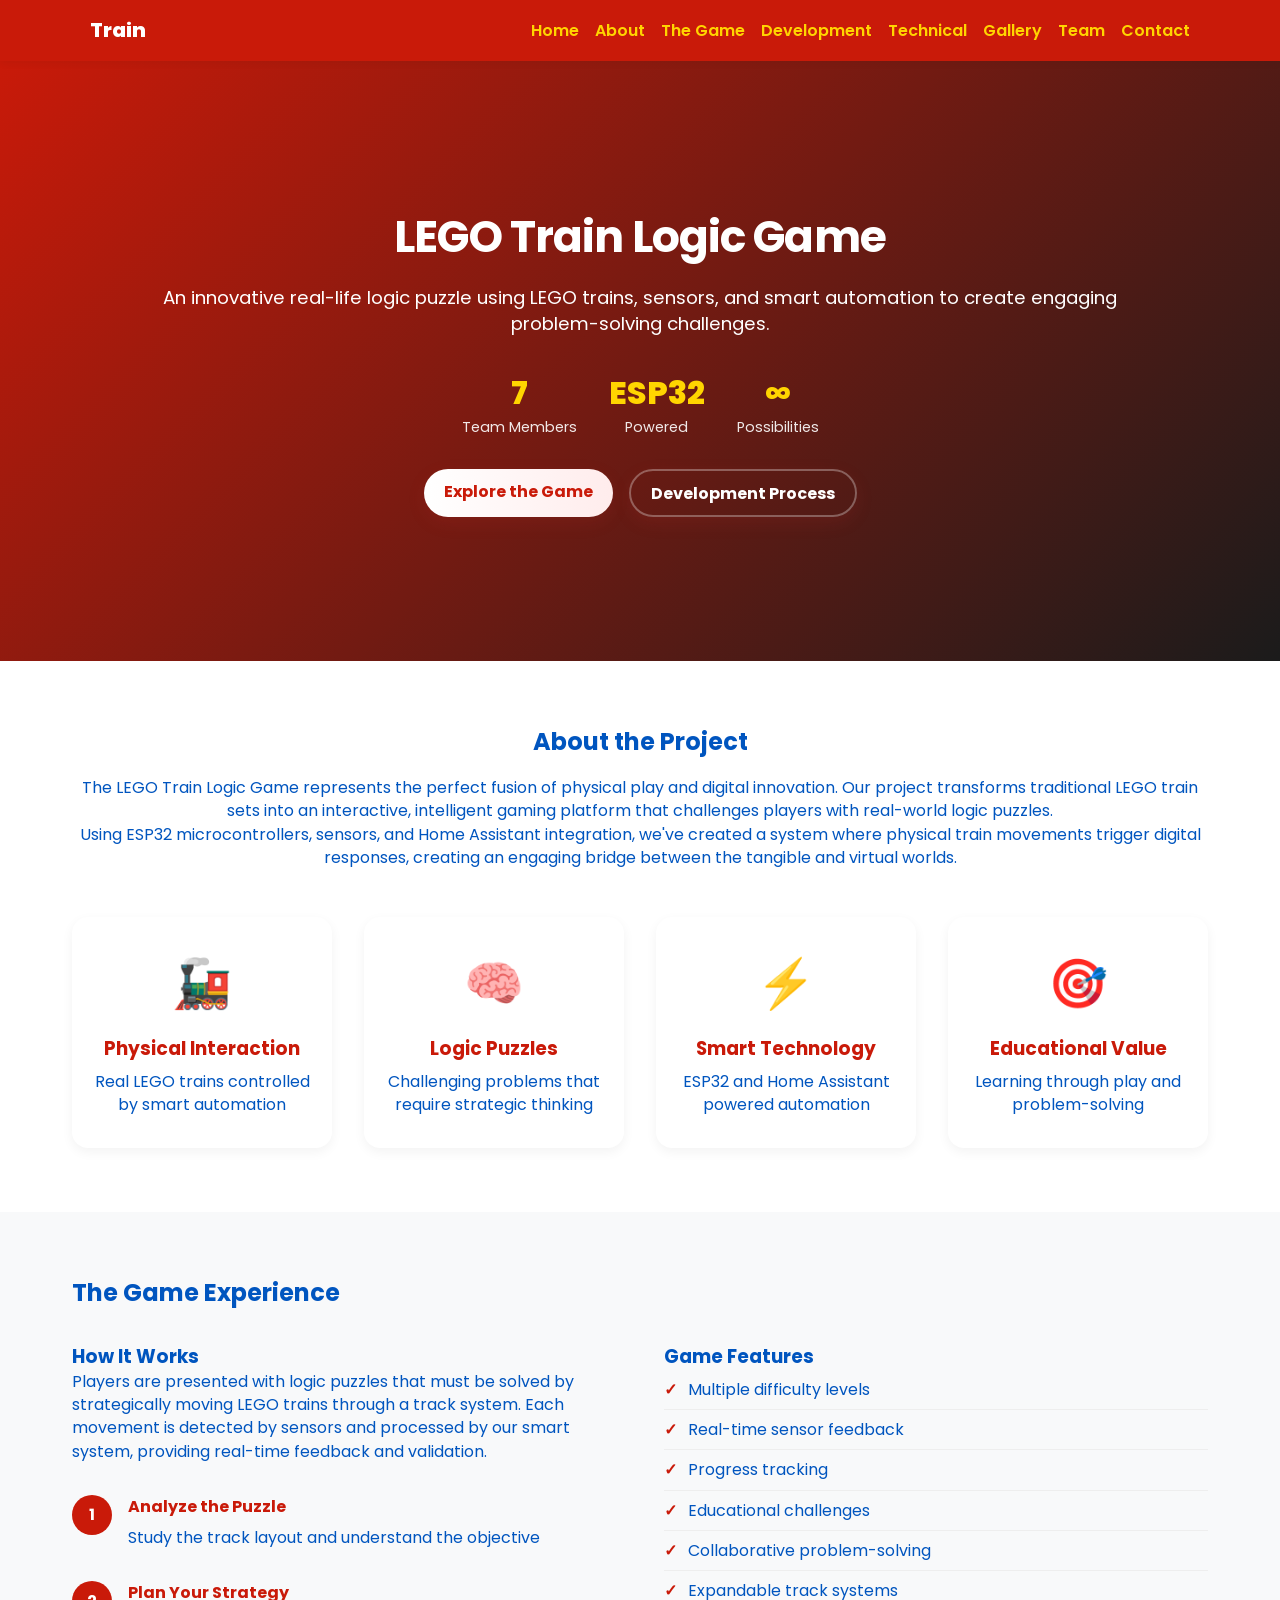
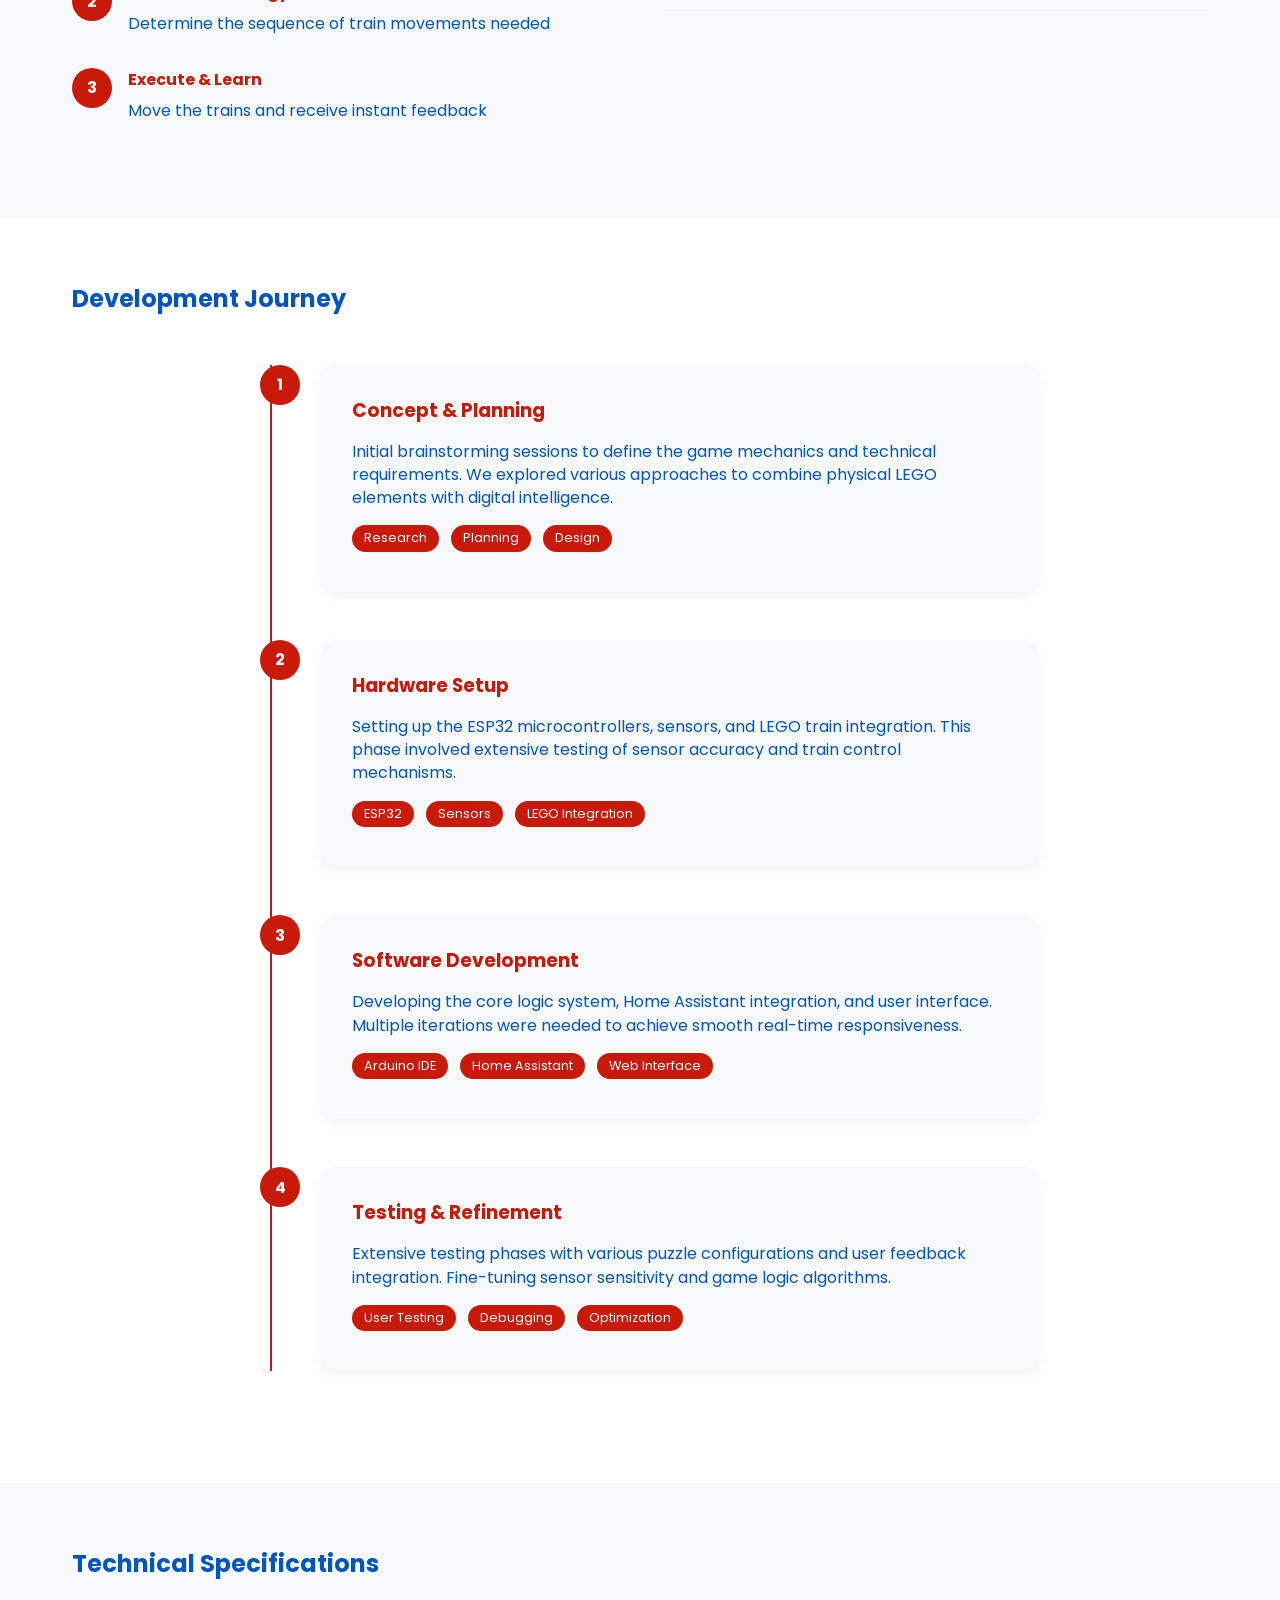
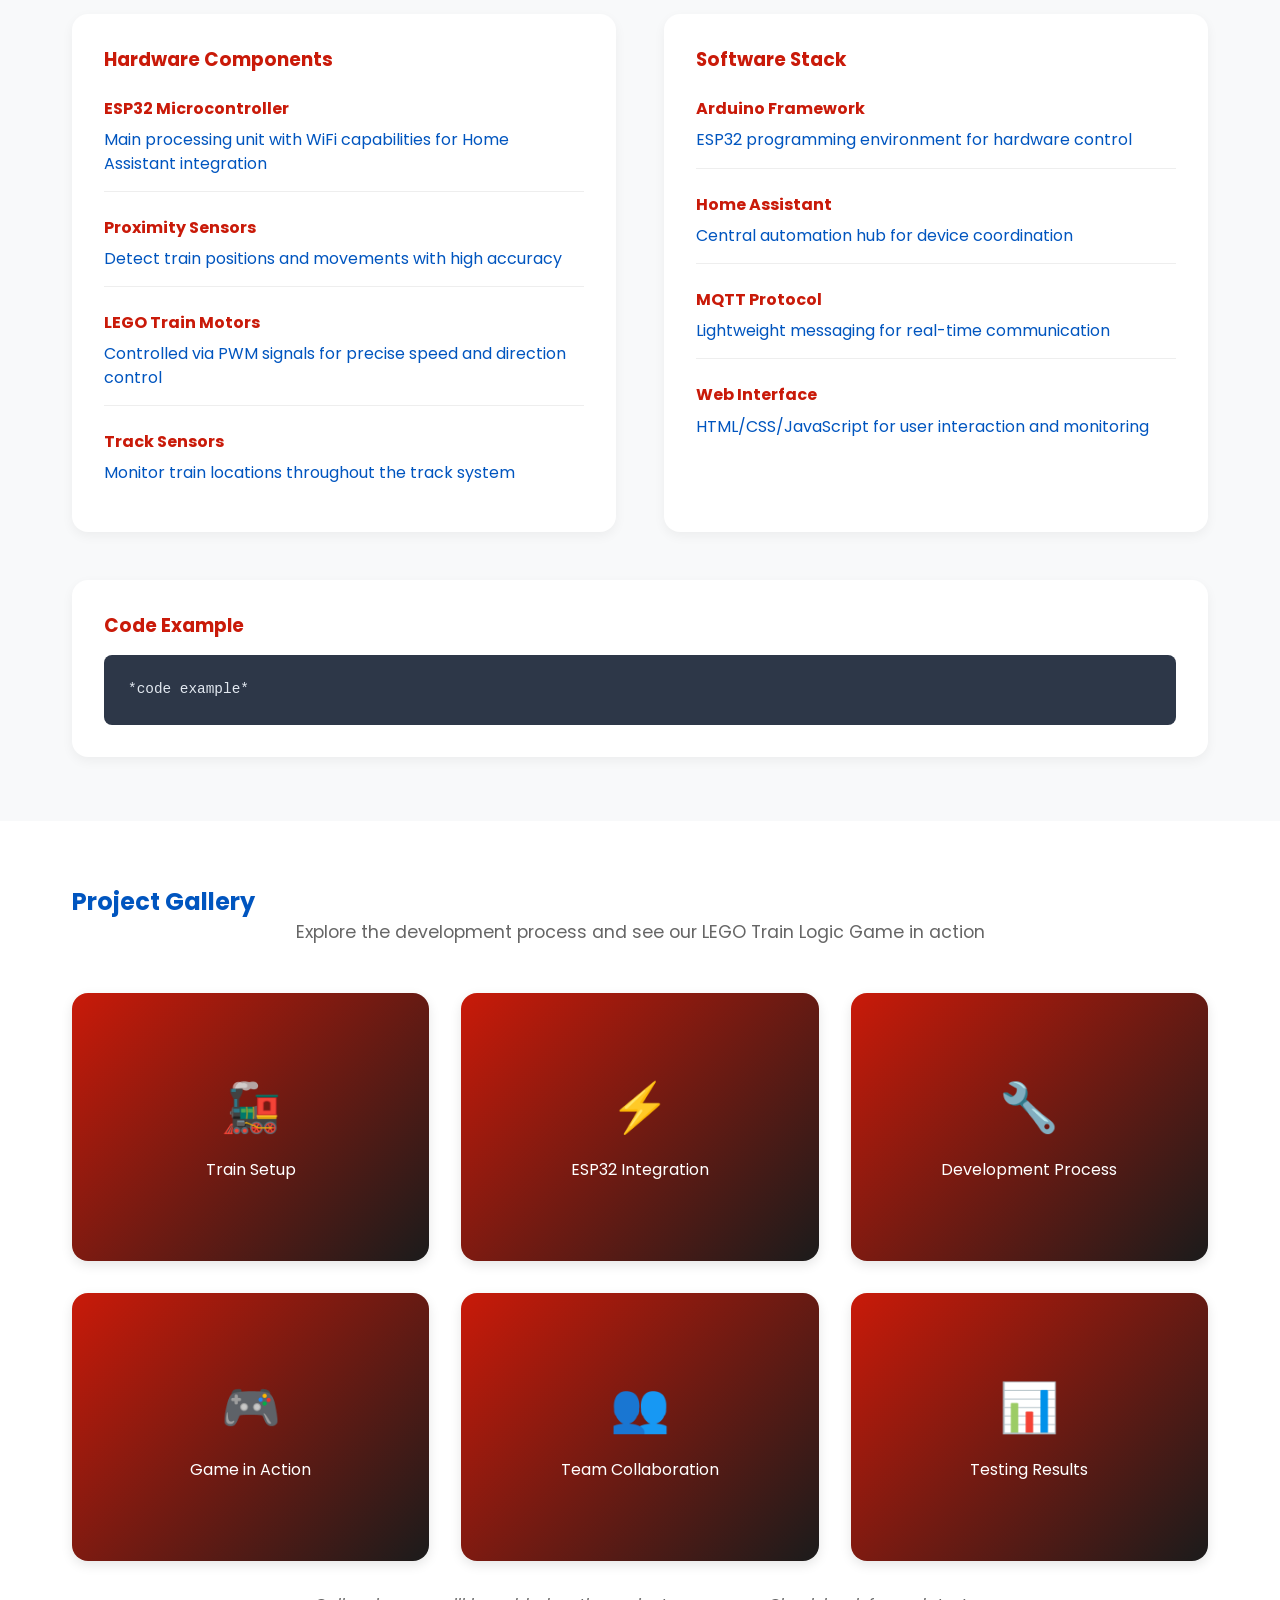
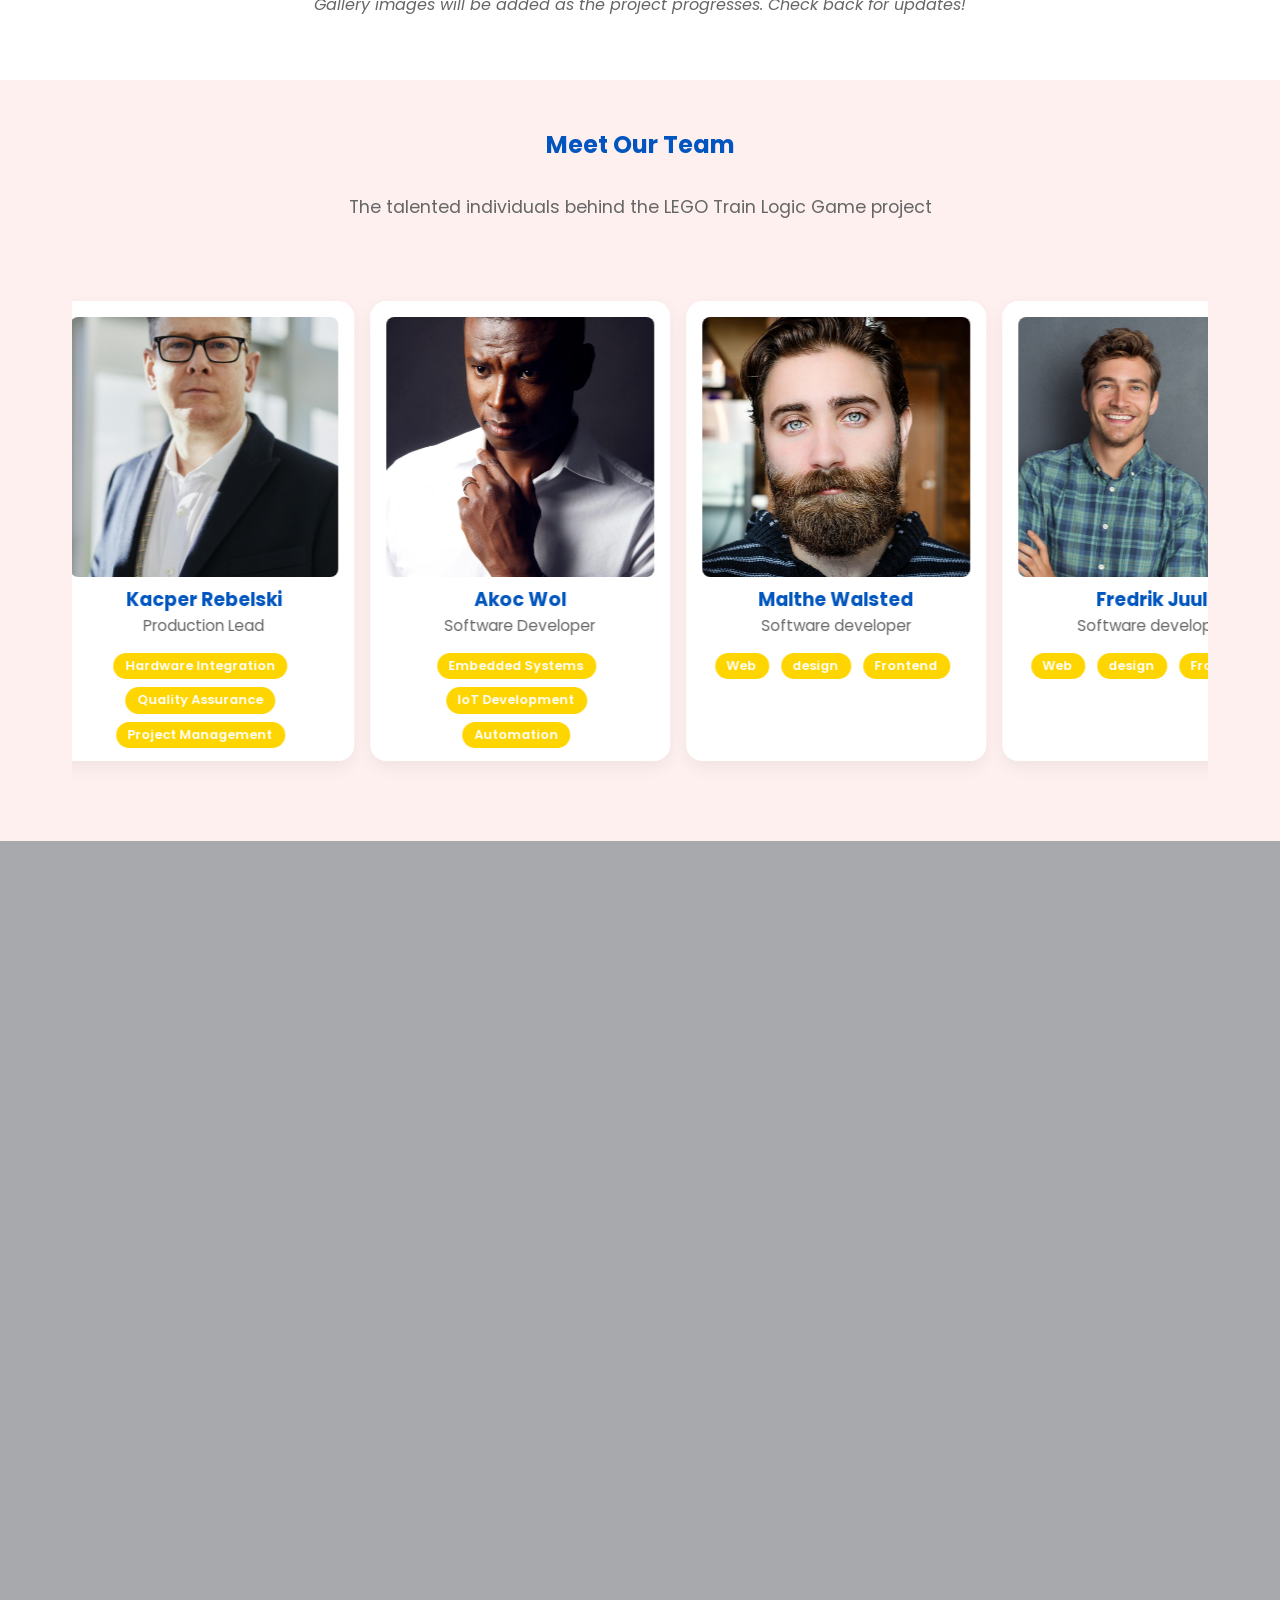
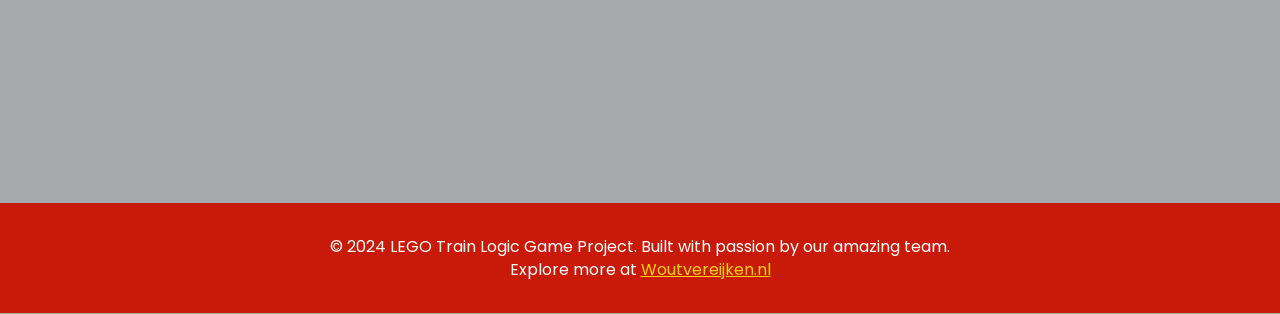
<file: index.html>
<!doctype html>
<html lang="en">

<head>
  <meta charset="utf-8">
  <meta name="viewport" content="width=device-width, initial-scale=1">
  <title>LEGO Train Logic Game - Interactive Physical Puzzle Project</title>
  <meta name="description" content="An innovative LEGO train logic game combining physical play with smart automation. ESP32-powered interactive puzzles that challenge problem-solving skills.">
  <meta name="keywords" content="LEGO, train, logic game, ESP32, Home Assistant, interactive puzzle, educational game, automation">
  <!-- preload font to reduce FOUC when online -->
  <link rel="preconnect" href="https://fonts.gstatic.com" crossorigin>
  <link rel="stylesheet" href="inc/css/style.css">
</head>

<body>
  <a class="skip-link" href="#main">Skip to main content</a>
  <!-- Header -->
  <header>
    <nav>
      <div class="logo">Train</div>
      <button class="nav-toggle" aria-controls="primary-nav" aria-expanded="false" aria-label="Toggle navigation">
        <span class="hamburger" aria-hidden="true"></span>
      </button>
      <ul id="primary-nav" class="nav-links">
        <li><a href="#hero">Home</a></li>
        <li><a href="#about">About</a></li>
        <li><a href="#game">The Game</a></li>
        <li><a href="#development">Development</a></li>
        <li><a href="#technical">Technical</a></li>
        <li><a href="#gallery">Gallery</a></li>
        <li><a href="#team">Team</a></li>
        <li><a href="#contact">Contact</a></li>
      </ul>
    </nav>
  </header>

  <main id="main">
    <!-- Hero Section -->
    <section id="hero" class="hero reveal">
      <div class="hero-content">
        <h1>LEGO Train Logic Game</h1>
        <p>An innovative real-life logic puzzle using LEGO trains, sensors, and smart automation to create engaging problem-solving challenges.</p>
        <div class="hero-stats">
          <div class="stat">
            <span class="stat-number">7</span>
            <span class="stat-label">Team Members</span>
          </div>
          <div class="stat">
            <span class="stat-number">ESP32</span>
            <span class="stat-label">Powered</span>
          </div>
          <div class="stat">
            <span class="stat-number">∞</span>
            <span class="stat-label">Possibilities</span>
          </div>
        </div>
        <div class="hero-buttons">
          <a href="#game" class="btn primary">Explore the Game</a>
          <a href="#development" class="btn secondary">Development Process</a>
        </div>
      </div>
    </section>

    <!-- About Project -->
    <section id="about" class="about reveal">
      <div class="container">
        <h2>About the Project</h2>
        <div class="about-content">
          <div class="about-text">
            <p>
              The LEGO Train Logic Game represents the perfect fusion of physical play and digital innovation. 
              Our project transforms traditional LEGO train sets into an interactive, intelligent gaming platform 
              that challenges players with real-world logic puzzles.
            </p>
            <p>
              Using ESP32 microcontrollers, sensors, and Home Assistant integration, we've created a system 
              where physical train movements trigger digital responses, creating an engaging bridge between 
              the tangible and virtual worlds.
            </p>
            <div class="features-grid">
              <div class="feature">
                <div class="feature-icon">🚂</div>
                <h3>Physical Interaction</h3>
                <p>Real LEGO trains controlled by smart automation</p>
              </div>
              <div class="feature">
                <div class="feature-icon">🧠</div>
                <h3>Logic Puzzles</h3>
                <p>Challenging problems that require strategic thinking</p>
              </div>
              <div class="feature">
                <div class="feature-icon">⚡</div>
                <h3>Smart Technology</h3>
                <p>ESP32 and Home Assistant powered automation</p>
              </div>
              <div class="feature">
                <div class="feature-icon">🎯</div>
                <h3>Educational Value</h3>
                <p>Learning through play and problem-solving</p>
              </div>
            </div>
          </div>
        </div>
      </div>
    </section>

    <!-- Game Overview Section -->
    <section id="game" class="game-section reveal">
      <div class="container">
        <h2>The Game Experience</h2>
        <div class="game-content">
          <div class="game-description">
            <h3>How It Works</h3>
            <p>
              Players are presented with logic puzzles that must be solved by strategically moving LEGO trains 
              through a track system. Each movement is detected by sensors and processed by our smart system, 
              providing real-time feedback and validation.
            </p>
            
            <div class="game-steps">
              <div class="step">
                <div class="step-number">1</div>
                <div class="step-content">
                  <h4>Analyze the Puzzle</h4>
                  <p>Study the track layout and understand the objective</p>
                </div>
              </div>
              <div class="step">
                <div class="step-number">2</div>
                <div class="step-content">
                  <h4>Plan Your Strategy</h4>
                  <p>Determine the sequence of train movements needed</p>
                </div>
              </div>
              <div class="step">
                <div class="step-number">3</div>
                <div class="step-content">
                  <h4>Execute & Learn</h4>
                  <p>Move the trains and receive instant feedback</p>
                </div>
              </div>
            </div>
          </div>
          
          <div class="game-features">
            <h3>Game Features</h3>
            <ul class="feature-list">
              <li>Multiple difficulty levels</li>
              <li>Real-time sensor feedback</li>
              <li>Progress tracking</li>
              <li>Educational challenges</li>
              <li>Collaborative problem-solving</li>
              <li>Expandable track systems</li>
            </ul>
          </div>
        </div>
      </div>
    </section>

    <!-- Development Process Section -->
    <section id="development" class="development-section reveal">
      <div class="container">
        <h2>Development Journey</h2>
        <div class="timeline">
          <div class="timeline-item">
            <div class="timeline-marker">1</div>
            <div class="timeline-content">
              <h3>Concept & Planning</h3>
              <p>Initial brainstorming sessions to define the game mechanics and technical requirements. We explored various approaches to combine physical LEGO elements with digital intelligence.</p>
              <div class="timeline-tech">
                <span class="tech-tag">Research</span>
                <span class="tech-tag">Planning</span>
                <span class="tech-tag">Design</span>
              </div>
            </div>
          </div>
          
          <div class="timeline-item">
            <div class="timeline-marker">2</div>
            <div class="timeline-content">
              <h3>Hardware Setup</h3>
              <p>Setting up the ESP32 microcontrollers, sensors, and LEGO train integration. This phase involved extensive testing of sensor accuracy and train control mechanisms.</p>
              <div class="timeline-tech">
                <span class="tech-tag">ESP32</span>
                <span class="tech-tag">Sensors</span>
                <span class="tech-tag">LEGO Integration</span>
              </div>
            </div>
          </div>
          
          <div class="timeline-item">
            <div class="timeline-marker">3</div>
            <div class="timeline-content">
              <h3>Software Development</h3>
              <p>Developing the core logic system, Home Assistant integration, and user interface. Multiple iterations were needed to achieve smooth real-time responsiveness.</p>
              <div class="timeline-tech">
                <span class="tech-tag">Arduino IDE</span>
                <span class="tech-tag">Home Assistant</span>
                <span class="tech-tag">Web Interface</span>
              </div>
            </div>
          </div>
          
          <div class="timeline-item">
            <div class="timeline-marker">4</div>
            <div class="timeline-content">
              <h3>Testing & Refinement</h3>
              <p>Extensive testing phases with various puzzle configurations and user feedback integration. Fine-tuning sensor sensitivity and game logic algorithms.</p>
              <div class="timeline-tech">
                <span class="tech-tag">User Testing</span>
                <span class="tech-tag">Debugging</span>
                <span class="tech-tag">Optimization</span>
              </div>
            </div>
          </div>
        </div>
      </div>
    </section>

    <!-- Technical Specifications Section -->
    <section id="technical" class="technical-section reveal">
      <div class="container">
        <h2>Technical Specifications</h2>
        <div class="tech-grid">
          <div class="tech-category">
            <h3>Hardware Components</h3>
            <div class="tech-list">
              <div class="tech-item">
                <strong>ESP32 Microcontroller</strong>
                <p>Main processing unit with WiFi capabilities for Home Assistant integration</p>
              </div>
              <div class="tech-item">
                <strong>Proximity Sensors</strong>
                <p>Detect train positions and movements with high accuracy</p>
              </div>
              <div class="tech-item">
                <strong>LEGO Train Motors</strong>
                <p>Controlled via PWM signals for precise speed and direction control</p>
              </div>
              <div class="tech-item">
                <strong>Track Sensors</strong>
                <p>Monitor train locations throughout the track system</p>
              </div>
            </div>
          </div>
          
          <div class="tech-category">
            <h3>Software Stack</h3>
            <div class="tech-list">
              <div class="tech-item">
                <strong>Arduino Framework</strong>
                <p>ESP32 programming environment for hardware control</p>
              </div>
              <div class="tech-item">
                <strong>Home Assistant</strong>
                <p>Central automation hub for device coordination</p>
              </div>
              <div class="tech-item">
                <strong>MQTT Protocol</strong>
                <p>Lightweight messaging for real-time communication</p>
              </div>
              <div class="tech-item">
                <strong>Web Interface</strong>
                <p>HTML/CSS/JavaScript for user interaction and monitoring</p>
              </div>
            </div>
          </div>
        </div>
        
        <div class="code-showcase">
          <h3>Code Example</h3>
          <div class="code-block">
            <pre><code>*code example*</code></pre>
          </div>
        </div>
      </div>
    </section>

    <!-- Gallery Section -->
    <section id="gallery" class="gallery-section reveal">
      <div class="container">
        <h2>Project Gallery</h2>
        <p class="gallery-intro">Explore the development process and see our LEGO Train Logic Game in action</p>
        
        <div class="gallery-grid">
          <div class="gallery-item">
            <div class="gallery-placeholder">
              <div class="placeholder-icon">🚂</div>
              <p>Train Setup</p>
            </div>
          </div>
          <div class="gallery-item">
            <div class="gallery-placeholder">
              <div class="placeholder-icon">⚡</div>
              <p>ESP32 Integration</p>
            </div>
          </div>
          <div class="gallery-item">
            <div class="gallery-placeholder">
              <div class="placeholder-icon">🔧</div>
              <p>Development Process</p>
            </div>
          </div>
          <div class="gallery-item">
            <div class="gallery-placeholder">
              <div class="placeholder-icon">🎮</div>
              <p>Game in Action</p>
            </div>
          </div>
          <div class="gallery-item">
            <div class="gallery-placeholder">
              <div class="placeholder-icon">👥</div>
              <p>Team Collaboration</p>
            </div>
          </div>
          <div class="gallery-item">
            <div class="gallery-placeholder">
              <div class="placeholder-icon">📊</div>
              <p>Testing Results</p>
            </div>
          </div>
        </div>
        
        <div class="gallery-note">
          <p><em>Gallery images will be added as the project progresses. Check back for updates!</em></p>
        </div>
      </div>
    </section>

    <!-- Team Section -->
    <section id="team" class="team reveal">
      <div class="container">
        <h2>Meet Our Team</h2>
        <p class="team-intro">The talented individuals behind the LEGO Train Logic Game project</p>
        <div class="team-container">
          <div class="team-carousel">
            <div class="team-member">
              <img src="assets/image/member1.jpg" alt="Stan Linskens">
              <h3>Stan Linskens</h3>
              <p>Project Lead - Software Developer</p>
              <div class="member-skills">
                <span class="skill">Leadership</span>
                <span class="skill">Full-Stack Development</span>
                <span class="skill">System Architecture</span>
              </div>
            </div>
            <div class="team-member">
              <img src="assets/image/member2.jpg" alt="Wout Vereijken">
              <h3>Wout Vereijken</h3>
              <p>Software Developer</p>
              <div class="member-skills">
                <span class="skill">Web Development</span>
                <span class="skill">UI/UX Design</span>
                <span class="skill">Frontend</span>
              </div>
            </div>
            <div class="team-member">
              <img src="assets/image/member3.jpg" alt="Lucas Knol">
              <h3>Lucas Knol</h3>
              <p>Software Developer</p>
              <div class="member-skills">
                <span class="skill">Backend Development</span>
                <span class="skill">Database Design</span>
                <span class="skill">API Integration</span>
              </div>
            </div>
            <div class="team-member">
              <img src="assets/image/member4.jpg" alt="Kacper Rebelski">
              <h3>Kacper Rebelski</h3>
              <p>Production Lead</p>
              <div class="member-skills">
                <span class="skill">Hardware Integration</span>
                <span class="skill">Quality Assurance</span>
                <span class="skill">Project Management</span>
              </div>
            </div>
            <div class="team-member">
              <img src="assets/image/member5.jpg" alt="Akoc Wol">
              <h3>Akoc Wol</h3>
              <p>Software Developer</p>
              <div class="member-skills">
                <span class="skill">Embedded Systems</span>
                <span class="skill">IoT Development</span>
                <span class="skill">Automation</span>
              </div>
            </div>
            <div class="team-member">
              <img src="assets/image/member6.jpg" alt="Malthe Walsted">
              <h3>Malthe Walsted</h3>
              <p>Software developer</p>
              <div class="member-skills">
                <span class="skill">Web</span>
                <span class="skill">design</span>
                <span class="skill">Frontend</span>
              </div>
            </div>
            <div class="team-member">
              <img src="assets/image/member7.jpg" alt="Fredrik Juul">
              <h3>Fredrik Juul</h3>
              <p>Software developer</p>
              <div class="member-skills">
                <span class="skill">Web</span>
                <span class="skill">design</span>
                <span class="skill">Frontend</span>
              </div>
            </div>
          </div>
        </div>
      </div>
    </section>

    <!-- Contact Section -->
    <section id="contact" class="contact-section reveal">
      <div class="container">
        <h2>Get In Touch</h2>
        <p class="contact-intro">Interested in our project? Have questions or want to collaborate? We'd love to hear from you!</p>
        
        <div class="contact-content">
          <div class="contact-info">
            <h3>Project Information</h3>
            <div class="contact-item">
              <strong>Project Status:</strong> Active Development
            </div>
            <div class="contact-item">
              <strong>Technology:</strong> ESP32, Home Assistant, LEGO
            </div>
            <div class="contact-item">
              <strong>Team Size:</strong> 7 Developers
            </div>
            <div class="contact-item">
              <strong>Website:</strong> <a href="http://Woutvereijken.nl" target="_blank">Woutvereijken.nl</a>
            </div>
          </div>
          
          <div class="contact-form">
            <h3>Send us a Message</h3>
            <form class="contact-form-element">
              <div class="form-group">
                <label for="name">Name</label>
                <input type="text" id="name" name="name" required>
              </div>
              <div class="form-group">
                <label for="email">Email</label>
                <input type="email" id="email" name="email" required>
              </div>
              <div class="form-group">
                <label for="subject">Subject</label>
                <select id="subject" name="subject" required>
                  <option value="">Select a topic</option>
                  <option value="collaboration">Collaboration Opportunity</option>
                  <option value="technical">Technical Question</option>
                  <option value="general">General Inquiry</option>
                  <option value="feedback">Project Feedback</option>
                </select>
              </div>
              <div class="form-group">
                <label for="message">Message</label>
                <textarea id="message" name="message" rows="5" required></textarea>
              </div>
              <button type="submit" class="btn primary">Send Message</button>
            </form>
          </div>
        </div>
      </div>
    </section>
  </main>

  <!-- Footer -->
  <footer>
    <div class="container">
      <p>&copy; 2024 LEGO Train Logic Game Project. Built with passion by our amazing team.</p>
      <p>Explore more at <a href="http://Woutvereijken.nl" target="_blank" style="color: var(--accent-color);">Woutvereijken.nl</a></p>
    </div>
  </footer>

  <script src="inc/js/main.js"></script>
</body>

</html>
</file>
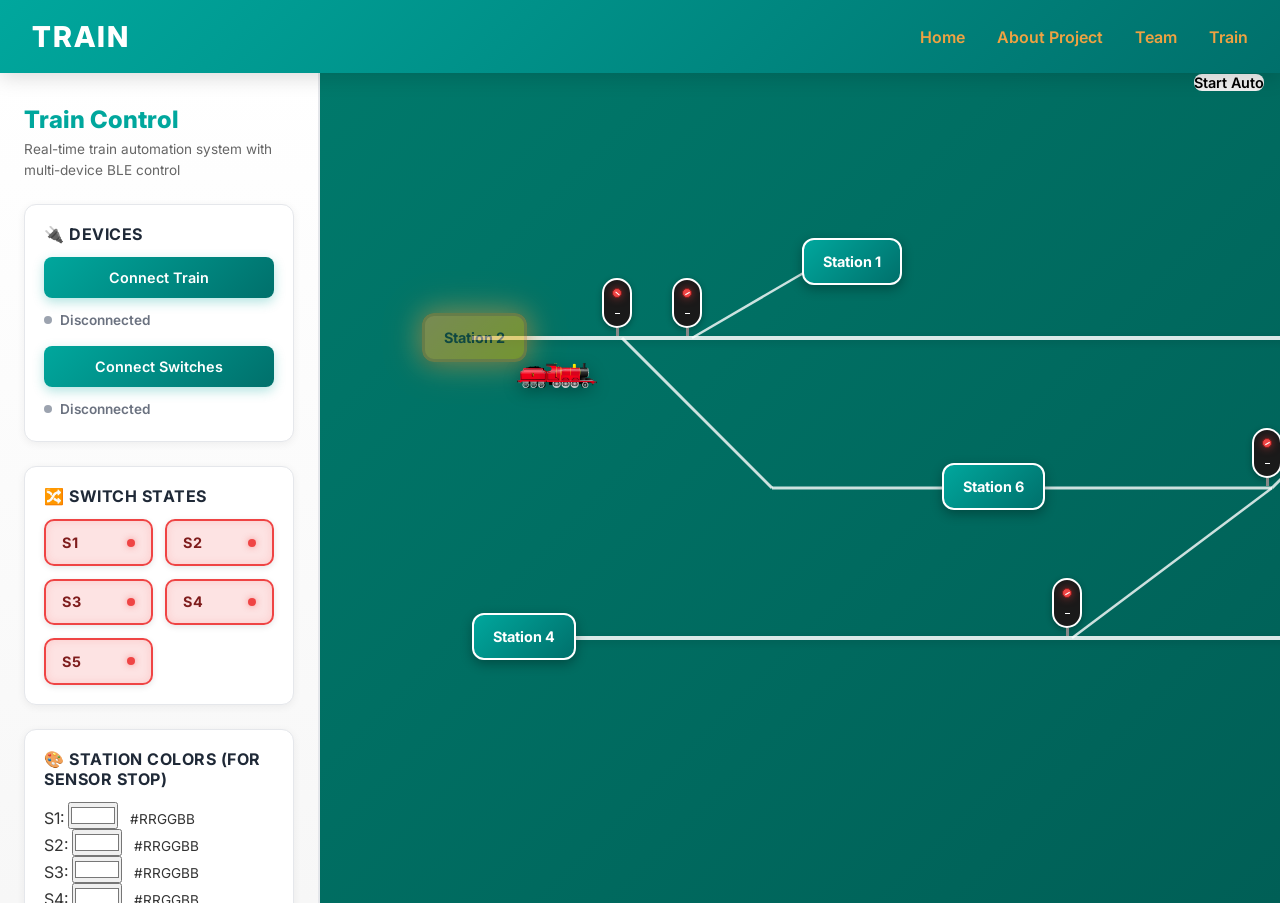
<file: train.html>
<!DOCTYPE html>
<html lang="en">

<head>
  <meta charset="UTF-8">
  <meta name="viewport" content="width=device-width, initial-scale=1.0">
  <title>Timesaver Train Layout</title>
  <link rel="stylesheet" href="inc/css/train.css">
</head>

<body>
  <header>
    <nav>
      <div class="logo">Train</div>
      <ul class="nav-links">
        <li><a href="index.html">Home</a></li>
        <li><a href="#about">About Project</a></li>
        <li><a href="#team">Team</a></li>
        <li><a href="train.html">Train</a></li>
      </ul>
    </nav>
  </header>

  <div class="container">
    <div class="info-bar">
      <h2>Train Control</h2>
      <p>Real-time train automation system with multi-device BLE control</p>

      <!-- Device Connection Section -->
      <div class="info-section">
        <h3>🔌 Devices</h3>
        <button id="connectTrainBtn" class="device-btn">Connect Train</button>
        <div class="device-status">
          <span class="status-dot disconnected" id="trainDot"></span>
          <span class="status-text disconnected" id="trainStatusText">Disconnected</span>
        </div>
        <div id="trainDeviceInfo" style="font-size: 0.75rem; color: #999; margin-top: 0.3rem;"></div>

        <button id="connectSwitchBtn" class="device-btn" style="margin-top: 0.8rem;">Connect Switches</button>
        <div class="device-status">
          <span class="status-dot disconnected" id="switchDot"></span>
          <span class="status-text disconnected" id="switchStatusText">Disconnected</span>
        </div>
        <div id="switchDeviceInfo" style="font-size: 0.75rem; color: #999; margin-top: 0.3rem;"></div>
      </div>

      <!-- Switch State Indicators -->
      <div class="info-section">
        <h3>🔀 Switch States</h3>
        <div class="switch-indicators">
          <div class="switch-indicator off" id="switchInd1">
            S1 <span class="switch-state"></span>
          </div>
          <div class="switch-indicator off" id="switchInd2">
            S2 <span class="switch-state"></span>
          </div>
          <div class="switch-indicator off" id="switchInd3">
            S3 <span class="switch-state"></span>
          </div>
          <div class="switch-indicator off" id="switchInd4">
            S4 <span class="switch-state"></span>
          </div>
          <div class="switch-indicator off" id="switchInd5">
            S5 <span class="switch-state"></span>
          </div>
        </div>
      </div>

    <!-- Timers removed: stopping is handled via station color matching -->

      <!-- Station color matching configuration -->
      <div class="info-section">
        <h3>🎨 Station Colors (for sensor stop)</h3>
        <div class="color-section">
          <div class="color-row">S1: <input type="color" id="stationColor1" value="#ffffff"> <span style="font-size:0.85rem; margin-left:8px;">#RRGGBB</span></div>
          <div class="color-row">S2: <input type="color" id="stationColor2" value="#ffffff"> <span style="font-size:0.85rem; margin-left:8px;">#RRGGBB</span></div>
          <div class="color-row">S3: <input type="color" id="stationColor3" value="#ffffff"> <span style="font-size:0.85rem; margin-left:8px;">#RRGGBB</span></div>
          <div class="color-row">S4: <input type="color" id="stationColor4" value="#ffffff"> <span style="font-size:0.85rem; margin-left:8px;">#RRGGBB</span></div>
          <div class="color-row">S5: <input type="color" id="stationColor5" value="#ffffff"> <span style="font-size:0.85rem; margin-left:8px;">#RRGGBB</span></div>
          <div class="color-row">S6: <input type="color" id="stationColor6" value="#ffffff"> <span style="font-size:0.85rem; margin-left:8px;">#RRGGBB</span></div>
          <div class="color-row" style="margin-top:6px;">Per-channel margin: <input type="number" id="colorMargin" value="30" min="0" max="255" style="width:80px; margin-left:8px;"> (allowed diff per R/G/B)</div>
          <div class="color-row" style="margin-top:6px; font-size:0.85rem;color:#666;">Behavior: when the train sensor reports an RGB reading that matches the selected station color within the margin, the UI will send the STOP command for that station.</div>
        </div>
      </div>

      <button class="switch">Test Lights</button>

      <div class="station-display">
        <div class="station-label">Current Station</div>
        <div class="station-number" id="stationNumber">2</div>
        <div class="station-status" id="stationStatusText">Ready to depart</div>
      </div>
    
      <!-- Auto button moved to top-right corner below header (positioned absolute) -->
      <!-- The single button is positioned via inline style so it appears at the right corner under the header -->
      <div id="autoControl" style="position:absolute; right:16px; top:72px; z-index:50;">
        <button id="autoToggleBtn">Start Auto</button>
      </div>
    </div>

    <div class="layout-area">
      <div class="track-container">
        <img src="assets/image/train.png" alt="Train Icon" id="trainIcon">

        <svg width="1200" height="600" xmlns="http://www.w3.org/2000/svg">
          <line x1="50" y1="150" x2="1150" y2="150" class="track-thick" />

          <line x1="100" y1="450" x2="1000" y2="450" class="track-thick" />

          <line x1="200" y1="150" x2="350" y2="300" class="track" />

          <line x1="350" y1="300" x2="850" y2="300" class="track" />

          <line x1="850" y1="300" x2="1000" y2="150" class="track" />

          <!-- Top left diagonal moved slightly to the right -->
          <line x1="270" y1="150" x2="390" y2="80" class="diagonal" />

          <line x1="850" y1="300" x2="650" y2="450" class="diagonal" />
        </svg>

        <button class="station_1" id="station1">Station 1</button>
        <button class="station_2" id="station2">Station 2</button>
        <button class="station_3" id="station3">Station 3</button>
        <button class="station_4" id="station4">Station 4</button>
        <button class="station_5" id="station5">Station 5</button>
        <button class="station_6" id="station6">Station 6</button>





        <div id="switch_light">
          <div class="black_board"></div>
          <div class="red_light"></div>
          <div class="green_light"></div>
          <div class="pole"></div>
          <div class="line_1"> </div>
          <div class="line_2"> </div>
        </div>

        <div id="switch_light_2">
          <div class="black_board"></div>
          <div class="red_light"></div>
          <div class="green_light"></div>
          <div class="pole"></div>
          <div class="line_2"> </div>
          <div class="line_3"> </div>
        </div>

        <div id="switch_light_3">
          <div class="black_board"></div>
          <div class="red_light"></div>
          <div class="green_light"></div>
          <div class="pole"></div>
          <div class="line_1"> </div>
          <div class="line_2"> </div>
        </div>

        <div id="switch_light_4">
          <div class="black_board"></div>
          <div class="red_light"></div>
          <div class="green_light"></div>
          <div class="pole"></div>
          <div class="line_1"> </div>
          <div class="line_2"> </div>
        </div>

        <div id="switch_light_5">
          <div class="black_board"></div>
          <div class="red_light"></div>
          <div class="green_light"></div>
          <div class="pole"></div>
          <div class="line_1"> </div>
          <div class="line_2"> </div>
        </div>



      </div>
    </div>
  </div>


  <script src="train.js"></script>





</body>

</html>
</file>
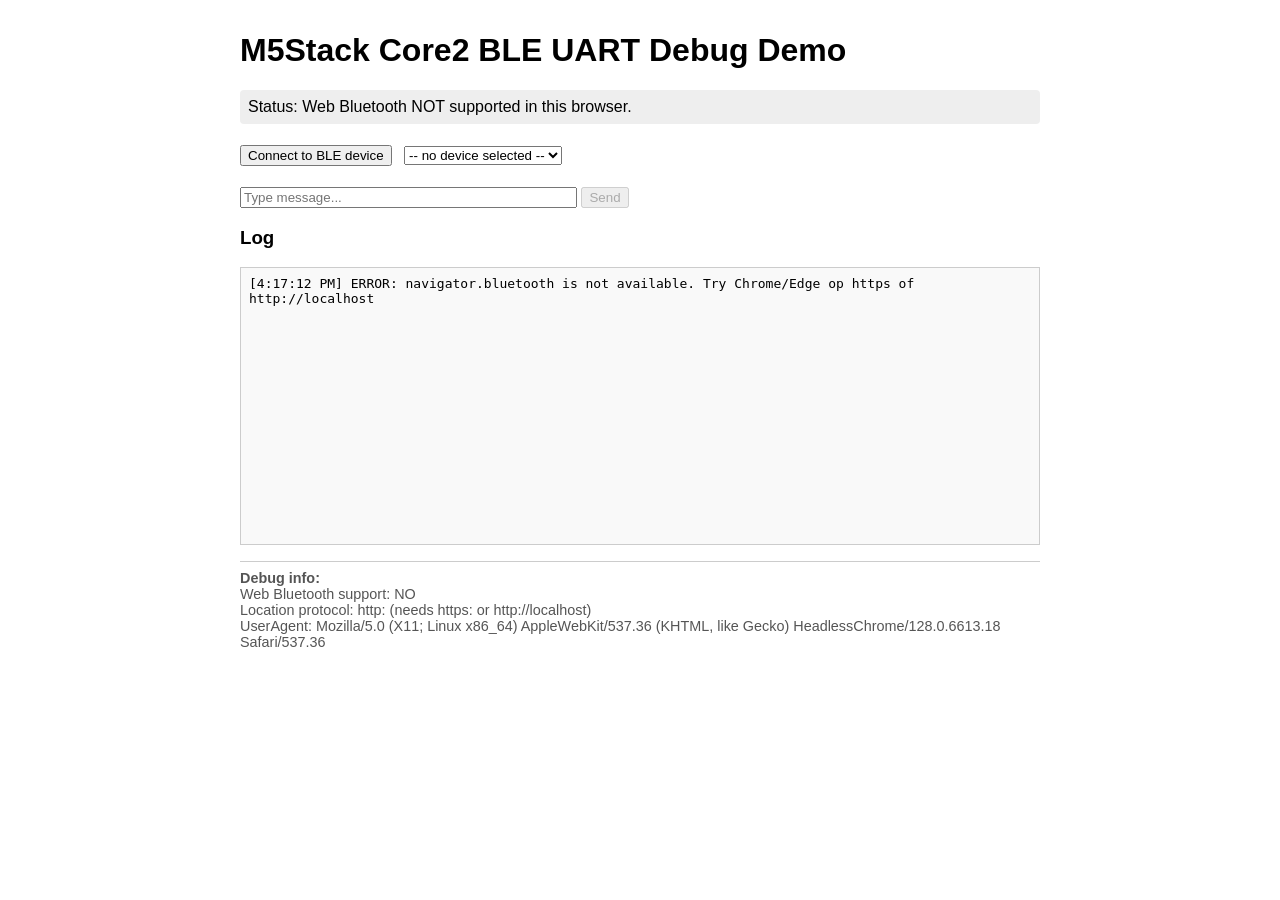
<file: inc/esp32/PC_M5stack_Lego_BLE/index (1).html>
<!DOCTYPE html>
<html lang="en">

<head>
  <meta charset="UTF-8" />
  <title>M5Stack Core2 BLE UART Debug Demo</title>
  <style>
    body {
      font-family: sans-serif;
      max-width: 800px;
      margin: 2rem auto;
    }

    #status {
      padding: 0.5rem;
      border-radius: 4px;
      margin-bottom: 1rem;
      background: #eee;
    }

    #log {
      border: 1px solid #ccc;
      height: 260px;
      padding: 0.5rem;
      overflow-y: auto;
      white-space: pre-wrap;
      font-family: monospace;
      background: #f9f9f9;
    }

    #debugInfo {
      font-size: 0.9rem;
      color: #555;
      margin-top: 1rem;
      border-top: 1px solid #ccc;
      padding-top: 0.5rem;
    }

    button {
      margin-top: 0.3rem;
    }
  </style>
</head>

<body>
  <h1>M5Stack Core2 BLE UART Debug Demo</h1>

  <div id="status">Status: page loaded, not connected.</div>

  <button id="connectBtn">Connect to BLE device</button>
  <select id="deviceSelect" style="margin-left:0.5rem;">
    <option value="">-- no device selected --</option>
  </select>

  <div style="margin-top: 1rem;">
    <input id="textInput" type="text" placeholder="Type message..." size="40" />
    <button id="sendBtn" disabled>Send</button>
  </div>

  <h3>Log</h3>
  <div id="log"></div>

  <div id="debugInfo">
    <strong>Debug info:</strong><br />
    <span id="webBtSupport"></span><br />
    <span id="protoInfo"></span><br />
    <span id="uaInfo"></span><br />
  </div>

  <script>
    // Nordic UART Service (NUS) UUIDs used by M5 BLE UART (see M5 docs)
    // These identify the BLE service and its RX/TX characteristics.
    // RX: write from host -> device. TX: notifications from device -> host.
    // Reference: https://uiflow-micropython.readthedocs.io/en/2.1.4/system/bleuart.html
    const NUS_SERVICE_UUID = '6e400001-b5a3-f393-e0a9-e50e24dcca9e';
    const NUS_RX_CHAR_UUID = '6e400002-b5a3-f393-e0a9-e50e24dcca9e'; // host writes to this (M5 receives)
    const NUS_TX_CHAR_UUID = '6e400003-b5a3-f393-e0a9-e50e24dcca9e'; // device notifies on this (M5 sends)

  // Devices map: keep multiple devices and their characteristics keyed by device.id
  // Each entry: { device, gattServer, nusRxChar, nusTxChar }
  const devices = new Map();

    const logEl = document.getElementById('log');
    const statusEl = document.getElementById('status');
    const connectBtn = document.getElementById('connectBtn');
    const sendBtn = document.getElementById('sendBtn');
    const textInput = document.getElementById('textInput');
    const webBtSupportEl = document.getElementById('webBtSupport');
    const protoInfoEl = document.getElementById('protoInfo');
    const uaInfoEl = document.getElementById('uaInfo');

    // Simple logger: writes timestamped lines both to the console and the `#log` element
    function log(msg) {
      const time = new Date().toLocaleTimeString();
      const line = `[${time}] ${msg}`;
      console.log(line);
      logEl.textContent += line + '\n';
      logEl.scrollTop = logEl.scrollHeight;
    }

    // Update the visual status line and mirror it to the console
    function setStatus(msg) {
      statusEl.textContent = 'Status: ' + msg;
      console.log('STATUS:', msg);
    }

    // Init debug info
    // Immediately show some debug info about the environment and support
    (function initDebugInfo() {
      const hasWebBt = 'bluetooth' in navigator;
      webBtSupportEl.textContent =
        'Web Bluetooth support: ' + (hasWebBt ? 'YES' : 'NO');
      protoInfoEl.textContent =
        'Location protocol: ' +
        window.location.protocol +
        ' (needs https: or http://localhost)';
      uaInfoEl.textContent = 'UserAgent: ' + navigator.userAgent;

      if (!hasWebBt) {
        // Web Bluetooth is required for this demo
        setStatus('Web Bluetooth NOT supported in this browser.');
        log(
          'ERROR: navigator.bluetooth is not available. Try Chrome/Edge op https of http://localhost'
        );
      } else {
        setStatus('Web Bluetooth supported. Not connected.');
      }
    })();

    // Main connect flow: request device, connect GATT, discover NUS service/characteristics,
    // start notifications and enable sending.
    async function connect() {
      if (!('bluetooth' in navigator)) {
        setStatus('Web Bluetooth NOT supported.');
        log('navigator.bluetooth is missing. Aborting connect().');
        return;
      }

      try {
        // Ask user to pick a device. `acceptAllDevices: true` is convenient for demos
        // but you can narrow this down by using filters for known names or services.
        log('Requesting Bluetooth device (acceptAllDevices: true)...');
        const device = await navigator.bluetooth.requestDevice({
          filters: [
            { namePrefix: 'm5' },
            { namePrefix: 'M5' }  // matches "M5Stack", "M5Core2", etc.
          ],
          acceptAllDevices: false,
          // We include the NUS service in optionalServices so we can access it later
          optionalServices: [NUS_SERVICE_UUID],
        });

        log(`Device selected: name=${device.name}, id=${device.id}`);

        // Register disconnect handler which will remove the device from our map
        device.addEventListener('gattserverdisconnected', async () => {
          setStatus('Disconnected from device ' + (device.name || device.id));
          log('Device disconnected: ' + device.id);
          devices.delete(device.id);
          populateDeviceSelect();
        });

        setStatus('Connecting GATT server to ' + (device.name || device.id) + '...');
        const gattServer = await device.gatt.connect();
        log('GATT server connected.');

        // ---- DEBUG: enumerate services & characteristics for troubleshooting ----
        // This helps when devices don't advertise the expected UUIDs.
        try {
          log('Enumerating primary services & characteristics...');
          const services = await gattServer.getPrimaryServices();
          for (const service of services) {
            log(` Service: ${service.uuid}`);
            const chars = await service.getCharacteristics();
            for (const c of chars) {
              const props = Object.keys(c.properties)
                .filter((p) => c.properties[p])
                .join(',');
              log(`   Characteristic: ${c.uuid} (props: ${props})`);
            }
          }
          log('Service/characteristic enumeration complete.');
        } catch (e) {
          // Enumeration can fail on some platforms or device implementations; not fatal.
          log('WARNING: could not enumerate services/characteristics: ' + e);
        }

        // Get the NUS service and its RX/TX characteristics.
        // - We write to RX to send data to the M5 device.
        // - We subscribe to TX notifications to receive data from the M5 device.
        log('Getting NUS service ' + NUS_SERVICE_UUID + ' ...');
        const nusService = await gattServer.getPrimaryService(NUS_SERVICE_UUID);
        log('NUS service obtained.');

        log('Getting RX characteristic ' + NUS_RX_CHAR_UUID + ' ...');
  const nusRxChar = await nusService.getCharacteristic(NUS_RX_CHAR_UUID);
  log('RX characteristic obtained.');

  log('Getting TX characteristic ' + NUS_TX_CHAR_UUID + ' ...');
  const nusTxChar = await nusService.getCharacteristic(NUS_TX_CHAR_UUID);
  log('TX characteristic obtained.');

        // Start listening for notifications from the device (TX char)
        log('Starting notifications on TX characteristic...');
        await nusTxChar.startNotifications();
        nusTxChar.addEventListener('characteristicvaluechanged', (event) => {
          // `event.target.value` is a DataView; decode it into a string
          const value = event.target.value;
          const text = new TextDecoder().decode(value);
          // Use JSON.stringify to make control characters visible in the log
          log(`From ${device.id} (${device.name}): ` + JSON.stringify(text));
        });

        // Store the connected device and its characteristics so we can talk to multiple devices
        devices.set(device.id, {
          device,
          gattServer,
          nusRxChar,
          nusTxChar,
        });
        populateDeviceSelect();
        log('Notifications started.');

        sendBtn.disabled = false;
        setStatus(
          'Connected to ' + (device.name || '(no name)') + '. Ready to send/receive.'
        );
        log('Connection complete. You can now send data.');
      } catch (err) {
        console.error('Connect error:', err);
        setStatus('Error during connect. See log.');
        log(
          'ERROR in connect(): ' +
          (err && err.message ? err.message : JSON.stringify(err))
        );
      }
    }

    // Send the given message to the device with the specified deviceId.
    // If deviceId is omitted, falls back to the currently selected device in the UI.
    async function sendToDevice(message, deviceId) {
      const id = deviceId || deviceSelect.value;
      if (!id) {
        log('No device selected to send to.');
        setStatus('No device selected.');
        return;
      }

      const entry = devices.get(id);
      if (!entry || !entry.nusRxChar) {
        log('Device not connected or missing RX characteristic: ' + id);
        setStatus('Device not connected.');
        return;
      }

      if (!message) {
        log('Nothing to send (message empty).');
        return;
      }

      try {
        const encoder = new TextEncoder();
        const data = encoder.encode(String(message));
        log(`Writing to RX characteristic of ${id}: ` + JSON.stringify(message));
        await entry.nusRxChar.writeValue(data);
        log(`To ${id}: ` + JSON.stringify(message));
      } catch (err) {
        console.error('Send error:', err);
        setStatus('Error during send. See log.');
        log(
          'ERROR in sendToDevice(): ' +
          (err && err.message ? err.message : JSON.stringify(err))
        );
      }
    }

    // Convenience wrapper used by the UI send button: sends the text input to the selected device
    async function send() {
      await sendToDevice(textInput.value);
    }

    connectBtn.addEventListener('click', () => {
      log('--- Connect button clicked ---');
      connect();
    });

    sendBtn.addEventListener('click', () => {
      log('--- Send button clicked ---');
      send();
    });

    textInput.addEventListener('keydown', (e) => {
      if (e.key === 'Enter') {
        log('--- Enter pressed in text input ---');
        send();
      }
    });

    // Populate the device select element from the `devices` map
    const deviceSelect = document.getElementById('deviceSelect');
    function populateDeviceSelect() {
      const selected = deviceSelect.value;
      deviceSelect.innerHTML = '<option value="">-- no device selected --</option>';
      for (const [id, entry] of devices.entries()) {
        const opt = document.createElement('option');
        opt.value = id;
        opt.textContent = `${entry.device.name || '(no name)'} — ${id}`;
        deviceSelect.appendChild(opt);
      }
      // try to restore previous selection if still present
      if (selected) deviceSelect.value = selected;
    }

    // Expose the sendToDevice function globally so other scripts or console calls can use it
    window.sendToDevice = sendToDevice;
  </script>
</body>

</html>
</file>
<file: inc/css/style.css>
@import url(theme.css);

* {
    margin: 0;
    padding: 0;
    box-sizing: border-box;
}

:root {
    --container-padding: 1rem 2rem;
}

body {
    font-family: var(--font-family);
    background-color: var(--background-color);
    color: var(--text-color);
    -webkit-font-smoothing: antialiased;
    -moz-osx-font-smoothing: grayscale;
    line-height: 1.45;
    min-height: 100vh;
    
}

.skip-link {
    position: absolute;
    left: -9999px;
    top: auto;
    width: 1px;
    height: 1px;
    overflow: hidden;
}

.skip-link:focus {
    left: 1rem;
    top: 1rem;
    width: auto;
    height: auto;
    background: #fff;
    color: var(--primary-color);
    padding: 0.5rem 1rem;
    z-index: 9999;
}

/* Header */
header {
    background: var(--primary-color);
    color: #fff;
    padding: 1rem 0.5rem;
    position: sticky;
    top: 0;
    z-index: 10;
    box-shadow: 0 2px 8px rgba(0, 0, 0, 0.06);
}

nav {
    display: flex;
    align-items: center;
    justify-content: space-between;
    gap: 1rem;
    max-width: 1100px;
    margin: 0 auto;
}

.logo {
    font-size: 1.25rem;
    font-weight: 800;
}

.nav-links {
    list-style: none;
    display: flex;
    gap: 1rem;
    align-items: center;
    
}

.nav-links a {
    color: #FFD500;
    text-decoration: none;
    font-weight: 600;
    transition: color 0.25s ease, transform 0.2s ease;
}

.nav-links a:hover {
    color: var(--accent-color);
    transform: translateY(-2px);
}

.nav-toggle {
    display: none;
    background: transparent;
    border: 0;
    width: 40px;
    height: 40px;
    cursor: pointer;
    align-items: center;
    justify-content: center;
}

.nav-toggle .hamburger {
    width: 22px;
    height: 2px;
    background: #fff;
    position: relative;
}

.nav-toggle .hamburger::before,
.nav-toggle .hamburger::after {
    content: '';
    position: absolute;
    left: 0;
    width: 22px;
    height: 2px;
    background: #fff;
}

.nav-toggle .hamburger::before {
    top: -7px;
}

.nav-toggle .hamburger::after {
    top: 7px;
}

/* Hero Section */
.hero {
    background: linear-gradient(135deg, var(--primary-color), var(--secondary-color));
    color: #fff;
    text-align: center;
    padding: 9rem 2rem;
    overflow: hidden;
    /* Make hero full viewport height while keeping content centered */
    display: flex;
    align-items: center;
    justify-content: center;
}

.hero-content {
    max-width: 1000px;
    margin: 0 auto;
}

.hero h1 {
    font-size: 2.25rem;
    margin-bottom: 1rem;
    letter-spacing: -0.02em;
}

.hero p {
    font-size: 1.05rem;
    margin-bottom: 1.25rem;
}

.btn {
    background: linear-gradient(90deg, #fff, #ffecec);
    color: var(--primary-color);
    padding: 0.65rem 1.25rem;
    border-radius: 999px;
    text-decoration: none;
    font-weight: 700;
    transition: transform 0.18s ease, box-shadow 0.18s ease;
    box-shadow: 0 6px 18px rgba(211, 47, 47, 0.12);
}

.btn:hover {
    transform: translateY(-4px);
}

/* Animations */
@keyframes revealUp {
    from {
        opacity: 0;
        transform: translateY(12px);
    }

    to {
        opacity: 1;
        transform: translateY(0);
    }
}

@keyframes pulse {
    0% {
        transform: scale(1);
    }

    50% {
        transform: scale(1.02);
    }

    100% {
        transform: scale(1);
    }
}

.reveal {
    opacity: 0;
    transform: translateY(12px);
}

.reveal.show {
    animation: revealUp 600ms cubic-bezier(.2, .9, .2, 1) both;
}

.hero .btn {
    animation: pulse 6s ease-in-out infinite;
}

@media (prefers-reduced-motion: reduce) {

    .reveal.show,
    .hero .btn {
        animation: none !important;
        transition: none !important;
    }
}

/* About Section */
.about {
    padding: 4rem 1.5rem;
    text-align: center;
    background: #fff;
    display: flex;
    align-items: center;
    flex-direction: column;
}

\n.about {
    display: flex;
    align-items: center;
}

.about h2 {
    font-size: 1.5rem;
    margin-bottom: 1rem;
}

/* Team Section */
.team {
    padding: 3rem 2rem;
    background: #fff0f0;
    text-align: center;
    display: flex;
    flex-direction: column;
    justify-content: center;
}

\n.team {
    display: flex;
    flex-direction: column;
    justify-content: center;
}

.team h2 {
    font-size: 1.5rem;
    margin-bottom: 2rem;
}

.team-container {
    display: flex;
    justify-content: center;
    align-items: center;
    gap: 1rem;
    overflow: hidden;
    width: 100%;
}

.team-carousel {
    display: flex;
    gap: 1rem;
    padding: 2rem 0;
    align-items: center;
    will-change: transform;
}

.team-member {
    background: #fff;
    border-radius: 1rem;
    box-shadow: 0 6px 18px rgba(0, 0, 0, 0.06);
    min-width: 200px;
    max-width: 300px;
    flex: 0 0 auto;
    padding: 1rem;
    padding-bottom: 3.5rem; /* noticeably larger bottom area */
    height: 460px; /* slightly taller to accommodate longer skills */
    transition: transform 0.28s ease, box-shadow 0.28s ease;
}

.team-member img {
    width: 100%;
    height: 260px; /* slightly reduced so bottom area is larger */
    object-fit: cover;
    display: block;
    border-radius: 0.5rem;
    margin-bottom: 0.75rem;
}

/* Keep headings and paragraphs predictable */
.team-member h3 {
    margin: 0.25rem 0 0.25rem;
    line-height: 1.15;
}

.team-member p {
    margin: 0 0 0.75rem;
    color: #666;
    font-size: 0.95rem;
}

.team-member:hover {
    transform: translateY(-6px) scale(1.02);
    box-shadow: 0 18px 36px rgba(0, 0, 0, 0.08);
}

/* desktop: keep CSS fallback animation, but JS will handle a better loop */
@keyframes scrollTeam {
    0% {
        transform: translateX(0);
    }

    100% {
        transform: translateX(-50%);
    }
}

@media (min-width: 900px) {
    .team-carousel.js-loop-fallback {
        animation: scrollTeam 20s linear infinite;
    }
}

/* Responsive: mobile layout */
@media (max-width: 899px) {
    .nav-links {
        display: none;
        position: absolute;
        right: 1rem;
        top: 60px;
        background: rgba(255, 255, 255, 0.98);
        color: var(--text-color);
        flex-direction: column;
        gap: 0;
        padding: 0.5rem;
        border-radius: 8px;
        box-shadow: 0 6px 20px rgba(0, 0, 0, 0.12);
    }

    .nav-links.open {
        display: flex;
    }

    .nav-links a {
        color: var(--text-color);
        padding: 0.5rem 1rem;
        display: block;
    }

    .nav-toggle {
        display: inline-flex;
    }

    .hero {
        padding: 3.5rem 1rem;
    }

    .hero h1 {
        font-size: 1.6rem;
    }

    .hero p {
        font-size: 0.98rem;
    }

    /* Team becomes a horizontal scroll on mobile (no auto animation) */
    .team-container {
        overflow-x: auto;
        padding-bottom: 1rem;
    }

    .team-carousel {
        animation: none !important;
        display: flex;
    }

    .team-member {
        min-width: 80%;
        max-width: 80%;
    }

    /* Mobile: allow cards to size naturally and keep images responsive */
    .team-member {
        height: auto;
    }

    .team-member img {
        height: auto;
        aspect-ratio: 5 / 4;
    }
}

/* Larger screens spacing */
@media (min-width: 900px) {
    .hero h1 {
        font-size: 2.75rem;
    }

    .hero p {
        font-size: 1.15rem;
    }

    .nav-links {
        display: flex;
    }
}

/* New Section Styles */

/* Container */
.container {
    max-width: 1200px;
    margin: 0 auto;
    padding: 0 2rem;
}

/* Hero Stats */
.hero-stats {
    display: flex;
    justify-content: center;
    gap: 2rem;
    margin: 2rem 0;
}

.stat {
    text-align: center;
}

.stat-number {
    display: block;
    font-size: 2rem;
    font-weight: 800;
    color: var(--accent-color);
}

.stat-label {
    display: block;
    font-size: 0.9rem;
    opacity: 0.9;
}

/* Hero Buttons */
.hero-buttons {
    display: flex;
    gap: 1rem;
    justify-content: center;
    flex-wrap: wrap;
}

.btn.secondary {
    background: transparent;
    color: #fff;
    border: 2px solid rgba(255, 255, 255, 0.3);
}

.btn.secondary:hover {
    background: rgba(255, 255, 255, 0.1);
    border-color: rgba(255, 255, 255, 0.5);
}

/* Features Grid */
.features-grid {
    display: grid;
    grid-template-columns: repeat(auto-fit, minmax(250px, 1fr));
    gap: 2rem;
    margin-top: 3rem;
}

.feature {
    text-align: center;
    padding: 2rem 1rem;
    background: #fff;
    border-radius: 1rem;
    box-shadow: 0 4px 12px rgba(0, 0, 0, 0.05);
    transition: transform 0.3s ease, box-shadow 0.3s ease;
}

.feature:hover {
    transform: translateY(-5px);
    box-shadow: 0 8px 25px rgba(0, 0, 0, 0.1);
}

.feature-icon {
    font-size: 3rem;
    margin-bottom: 1rem;
}

.feature h3 {
    margin-bottom: 0.5rem;
    color: var(--primary-color);
}

/* Game Section */
.game-section {
    padding: 4rem 0;
    background: #f8f9fa;
}

.game-content {
    display: grid;
    grid-template-columns: 1fr 1fr;
    gap: 3rem;
    margin-top: 2rem;
}

.game-steps {
    margin-top: 2rem;
}

.step {
    display: flex;
    align-items: flex-start;
    gap: 1rem;
    margin-bottom: 2rem;
}

.step-number {
    background: var(--primary-color);
    color: white;
    width: 40px;
    height: 40px;
    border-radius: 50%;
    display: flex;
    align-items: center;
    justify-content: center;
    font-weight: bold;
    flex-shrink: 0;
}

.step-content h4 {
    margin-bottom: 0.5rem;
    color: var(--primary-color);
}

.feature-list {
    list-style: none;
    padding: 0;
}

.feature-list li {
    padding: 0.5rem 0;
    border-bottom: 1px solid #eee;
    position: relative;
    padding-left: 1.5rem;
}

.feature-list li:before {
    content: "✓";
    color: var(--primary-color);
    font-weight: bold;
    position: absolute;
    left: 0;
}

/* Development Timeline */
.development-section {
    padding: 4rem 0;
    background: #fff;
}

.timeline {
    position: relative;
    max-width: 800px;
    margin: 3rem auto 0;
}

.timeline::before {
    content: '';
    position: absolute;
    left: 30px;
    top: 0;
    bottom: 0;
    width: 2px;
    background: var(--primary-color);
}

.timeline-item {
    position: relative;
    margin-bottom: 3rem;
    padding-left: 80px;
}

.timeline-marker {
    position: absolute;
    left: 20px;
    top: 0;
    width: 40px;
    height: 40px;
    background: var(--primary-color);
    color: white;
    border-radius: 50%;
    display: flex;
    align-items: center;
    justify-content: center;
    font-weight: bold;
    z-index: 1;
}

.timeline-content {
    background: #f8f9fa;
    padding: 2rem;
    border-radius: 1rem;
    box-shadow: 0 4px 12px rgba(0, 0, 0, 0.05);
}

.timeline-content h3 {
    color: var(--primary-color);
    margin-bottom: 1rem;
}

.timeline-tech {
    margin-top: 1rem;
}

.tech-tag {
    display: inline-block;
    background: var(--primary-color);
    color: white;
    padding: 0.25rem 0.75rem;
    border-radius: 1rem;
    font-size: 0.8rem;
    margin-right: 0.5rem;
    margin-bottom: 0.5rem;
}

/* Technical Section */
.technical-section {
    padding: 4rem 0;
    background: #f8f9fa;
}

.tech-grid {
    display: grid;
    grid-template-columns: 1fr 1fr;
    gap: 3rem;
    margin-top: 2rem;
}

.tech-category {
    background: #fff;
    padding: 2rem;
    border-radius: 1rem;
    box-shadow: 0 4px 12px rgba(0, 0, 0, 0.05);
}

.tech-category h3 {
    color: var(--primary-color);
    margin-bottom: 1.5rem;
}

.tech-item {
    margin-bottom: 1.5rem;
    padding-bottom: 1rem;
    border-bottom: 1px solid #eee;
}

.tech-item:last-child {
    border-bottom: none;
    margin-bottom: 0;
}

.tech-item strong {
    color: var(--primary-color);
    display: block;
    margin-bottom: 0.5rem;
}

.code-showcase {
    margin-top: 3rem;
    background: #fff;
    padding: 2rem;
    border-radius: 1rem;
    box-shadow: 0 4px 12px rgba(0, 0, 0, 0.05);
}

.code-showcase h3 {
    color: var(--primary-color);
    margin-bottom: 1rem;
}

.code-block {
    background: #2d3748;
    color: #e2e8f0;
    padding: 1.5rem;
    border-radius: 0.5rem;
    overflow-x: auto;
}

.code-block pre {
    margin: 0;
    font-family: 'Courier New', monospace;
    font-size: 0.9rem;
    line-height: 1.5;
}

/* Gallery Section */
.gallery-section {
    padding: 4rem 0;
    background: #fff;
}

.gallery-intro {
    text-align: center;
    margin-bottom: 3rem;
    font-size: 1.1rem;
    color: #666;
}

.gallery-grid {
    display: grid;
    grid-template-columns: repeat(auto-fit, minmax(300px, 1fr));
    gap: 2rem;
    margin-bottom: 2rem;
}

.gallery-item {
    aspect-ratio: 4/3;
    border-radius: 1rem;
    overflow: hidden;
    box-shadow: 0 4px 12px rgba(0, 0, 0, 0.1);
    transition: transform 0.3s ease;
}

.gallery-item:hover {
    transform: scale(1.02);
}

.gallery-placeholder {
    width: 100%;
    height: 100%;
    background: linear-gradient(135deg, var(--primary-color), var(--secondary-color));
    display: flex;
    flex-direction: column;
    align-items: center;
    justify-content: center;
    color: white;
}

.placeholder-icon {
    font-size: 3rem;
    margin-bottom: 1rem;
}

.gallery-note {
    text-align: center;
    margin-top: 2rem;
    color: #666;
    font-style: italic;
}

/* Enhanced Team Section */
.team-intro {
    text-align: center;
    margin-bottom: 3rem;
    font-size: 1.1rem;
    color: #666;
}

.member-skills {
    margin-top: 1rem;
}

.skill {
    display: inline-block;
    background: var(--accent-color);
    color: #fff;
    padding: 0.25rem 0.75rem;
    border-radius: 1rem;
    font-size: 0.8rem;
    margin-right: 0.5rem;
    margin-bottom: 0.5rem;
    font-weight: 600;
}

/* Contact Section */
.contact-section {
    padding: 4rem 0;
    background: #f8f9fa;
}

.contact-intro {
    text-align: center;
    margin-bottom: 3rem;
    font-size: 1.1rem;
    color: #666;
}

.contact-content {
    display: grid;
    grid-template-columns: 1fr 1fr;
    gap: 3rem;
    margin-top: 2rem;
}

.contact-info {
    background: #fff;
    padding: 2rem;
    border-radius: 1rem;
    box-shadow: 0 4px 12px rgba(0, 0, 0, 0.05);
}

.contact-info h3 {
    color: var(--primary-color);
    margin-bottom: 1.5rem;
}

.contact-item {
    margin-bottom: 1rem;
    padding-bottom: 1rem;
    border-bottom: 1px solid #eee;
}

.contact-item:last-child {
    border-bottom: none;
    margin-bottom: 0;
}

.contact-form {
    background: #fff;
    padding: 2rem;
    border-radius: 1rem;
    box-shadow: 0 4px 12px rgba(0, 0, 0, 0.05);
}

.contact-form h3 {
    color: var(--primary-color);
    margin-bottom: 1.5rem;
}

.form-group {
    margin-bottom: 1.5rem;
}

.form-group label {
    display: block;
    margin-bottom: 0.5rem;
    font-weight: 600;
    color: var(--text-color);
}

.form-group input,
.form-group select,
.form-group textarea {
    width: 100%;
    padding: 0.75rem;
    border: 2px solid #e2e8f0;
    border-radius: 0.5rem;
    font-family: inherit;
    font-size: 1rem;
    transition: border-color 0.3s ease;
}

.form-group input:focus,
.form-group select:focus,
.form-group textarea:focus {
    outline: none;
    border-color: var(--primary-color);
}

.form-group textarea {
    resize: vertical;
    min-height: 120px;
}

/* Responsive Design Updates */
@media (max-width: 899px) {
    .hero-stats {
        gap: 1rem;
    }
    
    .stat-number {
        font-size: 1.5rem;
    }
    
    .hero-buttons {
        flex-direction: column;
        align-items: center;
    }
    
    .game-content,
    .tech-grid,
    .contact-content {
        grid-template-columns: 1fr;
        gap: 2rem;
    }
    
    .timeline {
        margin-left: 1rem;
    }
    
    .timeline::before {
        left: 15px;
    }
    
    .timeline-marker {
        left: 5px;
        width: 30px;
        height: 30px;
        font-size: 0.9rem;
    }
    
    .timeline-item {
        padding-left: 60px;
    }
    
    .gallery-grid {
        grid-template-columns: 1fr;
    }
}

/* Footer */
footer {
    text-align: center;
    padding: 2rem 1rem;
    background: var(--primary-color);
    color: #fff;
    margin-top: 2rem;
}

.info-bar{
    background-color: var(--accent-color);
    color: var(--secondary-color);
    text-align: center;
    width: 12%;
    min-height: 100%;
}
</file>
<file: inc/css/train.css>
@import url('https://fonts.googleapis.com/css2?family=Inter:wght@400;600;800&display=swap');

:root {
    /* Primary / Base: teal / turquoise */
    --primary-color: #00A79D;
    /* Slightly darker primary used for gradients and accents */
    --primary-dark: #00706B;
    /* Accent (default: warm yellow). Change to purple (#6B1FC8) if you prefer purple accents */
    --accent-color: #EFA242; /* logo color (old logo) */
    --accent-dark: #CC872D; /* darker accent for borders/shadows */
    /* Page background (soft light grey) */
    --light-bg: #F7F7F7;
    /* Darker background shades used in layout gradients */
    --dark-bg: #00796B;
    --dark-bg-2: #005F56;
    --success: #22c55e;
    --danger: #ef4444;
    --warning: #f59e0b;
}

/* Allow CSS custom properties in inline styles */
* {
    --accent-color: #EFA242;
}

* {
    margin: 0;
    padding: 0;
    box-sizing: border-box;
}

body {
    font-family: 'Inter', sans-serif;
    /* use the soft light background requested */
    background: var(--light-bg);
    color: #333;
}

/* ============ HEADER ============ */
header {
    background: linear-gradient(135deg, var(--primary-color) 0%, var(--primary-dark) 100%);
    color: #fff;
    padding: 1.2rem 0;
    box-shadow: 0 4px 20px rgba(0, 0, 0, 0.15);
    position: sticky;
    top: 0;
    z-index: 100;
}

nav {
    display: flex;
    align-items: center;
    justify-content: space-between;
    gap: 2rem;
    max-width: 1400px;
    margin: 0 auto;
    padding: 0 2rem;
}

.logo {
    font-size: 1.8rem;
    font-weight: 800;
    text-transform: uppercase;
    letter-spacing: 2px;
}

.nav-links {
    list-style: none;
    display: flex;
    gap: 2rem;
    align-items: center;
}

.nav-links a {
    color: var(--accent-color);
    text-decoration: none;
    font-weight: 600;
    transition: all 0.3s ease;
    position: relative;
}

.nav-links a:hover {
    color: #fff;
    transform: translateY(-2px);
}

.nav-links a::after {
    content: '';
    position: absolute;
    bottom: -4px;
    left: 0;
    width: 0;
    height: 2px;
    background: var(--accent-color);
    transition: width 0.3s ease;
}

.nav-links a:hover::after {
    width: 100%;
}

/* ============ MAIN CONTAINER ============ */
.container {
    display: flex;
    height: calc(100vh - 70px);
    gap: 0;
}

/* ============ INFO BAR ============ */
.info-bar {
    width: 320px;
    background: linear-gradient(180deg, #fff 0%, var(--light-bg) 100%);
    padding: 2rem 1.5rem;
    overflow-y: auto;
    border-right: 2px solid #e5e7eb;
    box-shadow: 2px 0 10px rgba(0, 0, 0, 0.05);
}

.info-bar h2 {
    font-size: 1.5rem;
    color: var(--primary-color);
    margin-bottom: 0.3rem;
    font-weight: 800;
}

.info-bar p {
    font-size: 0.85rem;
    color: #666;
    line-height: 1.5;
    margin-bottom: 1.5rem;
}

/* ============ SECTION STYLING ============ */
.info-section {
    margin-bottom: 1.5rem;
    background: #fff;
    border-radius: 12px;
    border: 1px solid #e5e7eb;
    padding: 1.2rem;
    box-shadow: 0 2px 8px rgba(0, 0, 0, 0.06);
    transition: all 0.3s ease;
}

.info-section:hover {
    box-shadow: 0 4px 12px rgba(0, 0, 0, 0.1);
}

.info-section h3 {
    font-size: 1rem;
    color: #1f2937;
    margin-bottom: 0.8rem;
    font-weight: 700;
    text-transform: uppercase;
    letter-spacing: 0.5px;
}

/* ============ BUTTONS ============ */
button {
    font-family: 'Inter', sans-serif;
    border: none;
    border-radius: 8px;
    cursor: pointer;
    font-weight: 600;
    transition: all 0.3s ease;
    font-size: 0.9rem;
}

.device-btn {
    background: linear-gradient(135deg, var(--primary-color), var(--primary-dark));
    color: #fff;
    padding: 0.75rem 1.2rem;
    width: 100%;
    margin-bottom: 0.5rem;
    box-shadow: 0 4px 12px rgba(0, 167, 157, 0.3);
}

.device-btn:hover:not(:disabled) {
    transform: translateY(-2px);
    box-shadow: 0 6px 16px rgba(0, 167, 157, 0.4);
}

.device-btn:disabled {
    opacity: 0.5;
    cursor: not-allowed;
}

.switch {
    background: linear-gradient(135deg, #8b5cf6, #6d28d9);
    color: #fff;
    padding: 0.7rem 1rem;
    width: 100%;
}

.switch:hover {
    transform: translateY(-2px);
    box-shadow: 0 6px 16px rgba(139, 92, 246, 0.4);
}

/* ============ STATUS INDICATORS ============ */
.device-status {
    display: flex;
    align-items: center;
    gap: 0.5rem;
    margin-top: 0.4rem;
    font-size: 0.85rem;
}

.status-dot {
    width: 8px;
    height: 8px;
    border-radius: 50%;
    animation: pulse 2s infinite;
}

.status-dot.connected {
    background: var(--success);
    box-shadow: 0 0 8px var(--success);
}

.status-dot.disconnected {
    background: #9ca3af;
}

@keyframes pulse {
    0%, 100% { opacity: 1; }
    50% { opacity: 0.7; }
}

.status-text {
    font-weight: 600;
}

.status-text.connected {
    color: var(--success);
}

.status-text.disconnected {
    color: #6b7280;
}

/* ============ SWITCH INDICATORS ============ */
.switch-indicators {
    display: grid;
    grid-template-columns: 1fr 1fr;
    gap: 0.8rem;
    margin-top: 0.8rem;
}

.switch-indicator {
    display: flex;
    align-items: center;
    justify-content: space-between;
    background: #f9fafb;
    padding: 0.8rem 1rem;
    border-radius: 10px;
    border: 2px solid #e5e7eb;
    font-size: 0.9rem;
    font-weight: 700;
    transition: all 0.3s ease;
    text-transform: uppercase;
    letter-spacing: 0.5px;
}

.switch-indicator.on {
    background: rgba(34, 197, 94, 0.2);
    border-color: #22c55e;
    color: #166534;
    box-shadow: inset 0 0 8px rgba(34, 197, 94, 0.2), 0 2px 6px rgba(0, 0, 0, 0.1);
}

.switch-indicator.off {
    background: rgba(239, 68, 68, 0.15);
    border-color: #ef4444;
    color: #7f1d1d;
    box-shadow: inset 0 0 8px rgba(239, 68, 68, 0.15), 0 2px 6px rgba(0, 0, 0, 0.1);
}

.switch-state {
    display: inline-block;
    width: 8px;
    height: 8px;
    border-radius: 50%;
    margin-left: 0.6rem;
    flex-shrink: 0;
}

.switch-indicator.on .switch-state {
    background: #22c55e;
    box-shadow: 0 0 10px rgba(34, 197, 94, 0.8);
}

.switch-indicator.off .switch-state {
    background: #ef4444;
    box-shadow: 0 0 6px rgba(239, 68, 68, 0.5);
}

/* ============ CURRENT STATION DISPLAY ============ */
.station-display {
    background: linear-gradient(135deg, var(--primary-color), var(--primary-dark));
    color: #fff;
    padding: 1.5rem;
    border-radius: 12px;
    text-align: center;
    margin-top: 1rem;
    box-shadow: 0 6px 20px rgba(0, 167, 157, 0.3);
    border: 2px solid rgba(255, 255, 255, 0.2);
}

.station-display .station-label {
    font-size: 0.85rem;
    opacity: 0.95;
    margin-bottom: 0.6rem;
    text-transform: uppercase;
    letter-spacing: 1.5px;
    font-weight: 700;
}

.station-display .station-number {
    font-size: 3.5rem;
    font-weight: 900;
    line-height: 1;
    margin-bottom: 0.6rem;
    text-shadow: 0 2px 4px rgba(0, 0, 0, 0.3);
}

.station-display .station-status {
    font-size: 0.85rem;
    opacity: 0.9;
    font-weight: 600;
}

/* ============ TIMER INPUTS ============ */
.timer-section {
    font-size: 0.8rem;
}

.timer-row {
    display: flex;
    align-items: center;
    justify-content: space-between;
    padding: 0.5rem 0;
    border-bottom: 1px solid #f0f0f0;
}

.timer-row:last-child {
    border-bottom: none;
}

.timer-row label {
    flex: 1;
    font-weight: 500;
}

.timer-row input {
    width: 55px;
    padding: 0.4rem 0.5rem;
    border: 1.5px solid #e5e7eb;
    border-radius: 6px;
    font-size: 0.8rem;
    transition: all 0.3s ease;
}

.timer-row input:focus {
    outline: none;
    border-color: var(--primary-color);
    box-shadow: 0 0 8px rgba(0, 167, 157, 0.2);
}

/* ============ TRACK CONTAINER ============ */
.layout-area {
    flex: 1;
    display: flex;
    align-items: center;
    justify-content: center;
    padding: 2rem;
    background: linear-gradient(135deg, var(--dark-bg) 0%, var(--dark-bg-2) 100%);
    position: relative;
    overflow: hidden;
}

.track-container {
    position: relative;
    width: 100%;
    max-width: 100%;
    height: 600px;
    left: 70px;
}

/* ============ SVG TRACKS ============ */
svg {
    width: 100%;
    height: 100%;
}

.track {
    stroke: #fff;
    stroke-width: 3;
    fill: none;
    opacity: 0.8;
}

.track-thick {
    stroke: #fff;
    stroke-width: 4;
    fill: none;
    opacity: 0.85;
    filter: drop-shadow(0 2px 4px rgba(0, 0, 0, 0.2));
}

.diagonal {
    stroke: #fff;
    stroke-width: 2.5;
    fill: none;
    opacity: 0.8;
}

/* ============ STATION BUTTONS ============ */
.station_1, .station_2, .station_3, .station_4, .station_5, .station_6 {
    position: absolute;
    width: auto;
    padding: 0.8rem 1.2rem;
    border-radius: 12px;
    z-index: 10;
    font-size: 0.9rem;
    font-weight: 700;
    color: #fff;
    border: 2px solid #fff;
    box-shadow: 0 4px 12px rgba(0, 0, 0, 0.3);
    transition: all 0.3s ease;
    cursor: pointer;
}

.station_1, .station_2, .station_3, .station_4, .station_5 {
    background: linear-gradient(135deg, var(--primary-color), var(--primary-dark));
}

/* Current station highlighting - gold with bright glow */
.station_1.current-station, 
.station_2.current-station,
.station_3.current-station, 
.station_4.current-station, 
.station_5.current-station,
.station_6.current-station
 {
    /* use accent color for current station highlight */
    background: linear-gradient(135deg, var(--accent-color), #e6b800) !important;
    color: #1f1f1f !important;
    border-color: var(--accent-dark) !important;
    box-shadow: 0 0 25px rgba(239, 162, 66, 0.9), 0 0 40px rgba(239, 162, 66, 0.6), 0 4px 12px rgba(0, 0, 0, 0.3) !important;
    border-width: 3px !important;
}

.station_1:hover:not(:disabled),
.station_3:hover:not(:disabled),
.station_4:hover:not(:disabled),
.station_5:hover:not(:disabled),
.station_6:hover:not(:disabled) {
    transform: scale(1.08);
    box-shadow: 0 6px 16px rgba(0, 0, 0, 0.4);
}

.station_2:hover:not(:disabled) {
    transform: scale(1.08);
    box-shadow: 0 6px 16px rgba(0, 0, 0, 0.4);
}

.station_1:disabled,
.station_2:disabled,
.station_3:disabled,
.station_4:disabled,
.station_5:disabled,
.station_6:disabled {
    opacity: 0.3;
    cursor: not-allowed;
}

.station_1 {
    top: 50px;
    left: 380px;
}

.station_2 {
    top: 125px;
    left: 0px;
}

/* Extra station on the unused/extra track */
.station_6 {
    top: 275px;
    left: 520px;
    background: linear-gradient(135deg, var(--primary-color), var(--primary-dark));
}

.station_3 {
    top: 125px;
    left: 1150px;
}

.station_4 {
    top: 425px;
    left: 1195px;
    left: 50px;
}

.station_5 {
    top: 425px;
    left: 1000px;
}

/* ============ TRAIN ICON ============ */
#trainIcon {
    position: absolute;
    width: 80px;
    height: auto;
    z-index: 15;
    filter: drop-shadow(0 4px 8px rgba(0, 0, 0, 0.3));
    transition: all 0.5s ease;
}

#trainIcon.moving {
    animation: trainMovement 0.5s ease-in-out;
}

@keyframes trainMovement {
    0% { transform: scale(0.95); }
    50% { transform: scale(1.05); }
    100% { transform: scale(1); }
}

/* ============ SWITCH LIGHTS ============ */
#switch_light, #switch_light_2, #switch_light_3, #switch_light_4, #switch_light_5 {
    position: absolute;
    width: 60px;
    height: 150px;
    z-index: 10;
}

#switch_light {
    top: 90px;
    left: 250px;
}

#switch_light_2 {
    top: 90px;
    left: 180px;
}

#switch_light_3 {
    top: 90px;
    left: 980px;
}

#switch_light_4 {
    top: 240px;
    left: 830px;
}

#switch_light_5 {
    top: 390px;
    left: 630px;
}

.black_board {
    position: absolute;
    top: 0;
    left: 0;
    width: 30px;
    height: 50px;
    background-color: #1a1a1a;
    border: 2px solid #fff;
    border-radius: 40px;
    box-shadow: 0 2px 6px rgba(0, 0, 0, 0.3);
}

.red_light {
    position: absolute;
    top: 10px;
    left: 10px;
    width: 10px;
    height: 10px;
    background-color: #ef4444;
    border: 1px solid #801818;
    border-radius: 50%;
    box-shadow: 0 0 8px rgba(239, 68, 68, 0.6);
}

.green_light {
    position: absolute;
    top: 30px;
    left: 10px;
    width: 10px;
    height: 10px;
    background-color: #22c55e;
    border: 1px solid #0e510e;
    border-radius: 50%;
    box-shadow: 0 0 8px rgba(34, 197, 94, 0.6);
}

.pole {
    position: absolute;
    top: 50px;
    left: 14px;
    width: 3px;
    height: 8px;
    background-color: #888;
}

.line_1 {
    position: absolute;
    top: 15px;
    left: 13px;
    background-color: #fff;
    height: 1px;
    width: 5px;
    rotate: -30deg;
}

.line_2 {
    position: absolute;
    top: 35px;
    left: 13px;
    background-color: #fff;
    height: 1px;
    width: 5px;
    rotate: 1deg;
}

.line_3 {
    position: absolute;
    top: 15px;
    left: 13px;
    background-color: #fff;
    height: 1px;
    width: 5px;
    rotate: 40deg;
}

/* ============ SCROLLBAR ============ */
.info-bar::-webkit-scrollbar {
    width: 6px;
}

.info-bar::-webkit-scrollbar-track {
    background: var(--light-bg);
}

.info-bar::-webkit-scrollbar-thumb {
    background: #cbd5e1;
    border-radius: 3px;
}

.info-bar::-webkit-scrollbar-thumb:hover {
    background: #94a3b8;
}

/* ============ RESPONSIVE ============ */
@media (max-width: 1024px) {
    .info-bar {
        width: 280px;
        padding: 1.5rem 1rem;
    }

    .track-container {
        left: 40px;
    }

    .station_1 { left: 320px; }
    .station_3 { left: 1050px; }
}

@media (max-width: 768px) {
    .container {
        flex-direction: column;
    }

    .info-bar {
        width: 100%;
        max-height: 30vh;
        border-right: none;
        border-bottom: 2px solid #e5e7eb;
    }

    .layout-area {
        height: 70vh;
    }

    .track-container {
        left: 0;
        height: 400px;
    }
}
</file>
